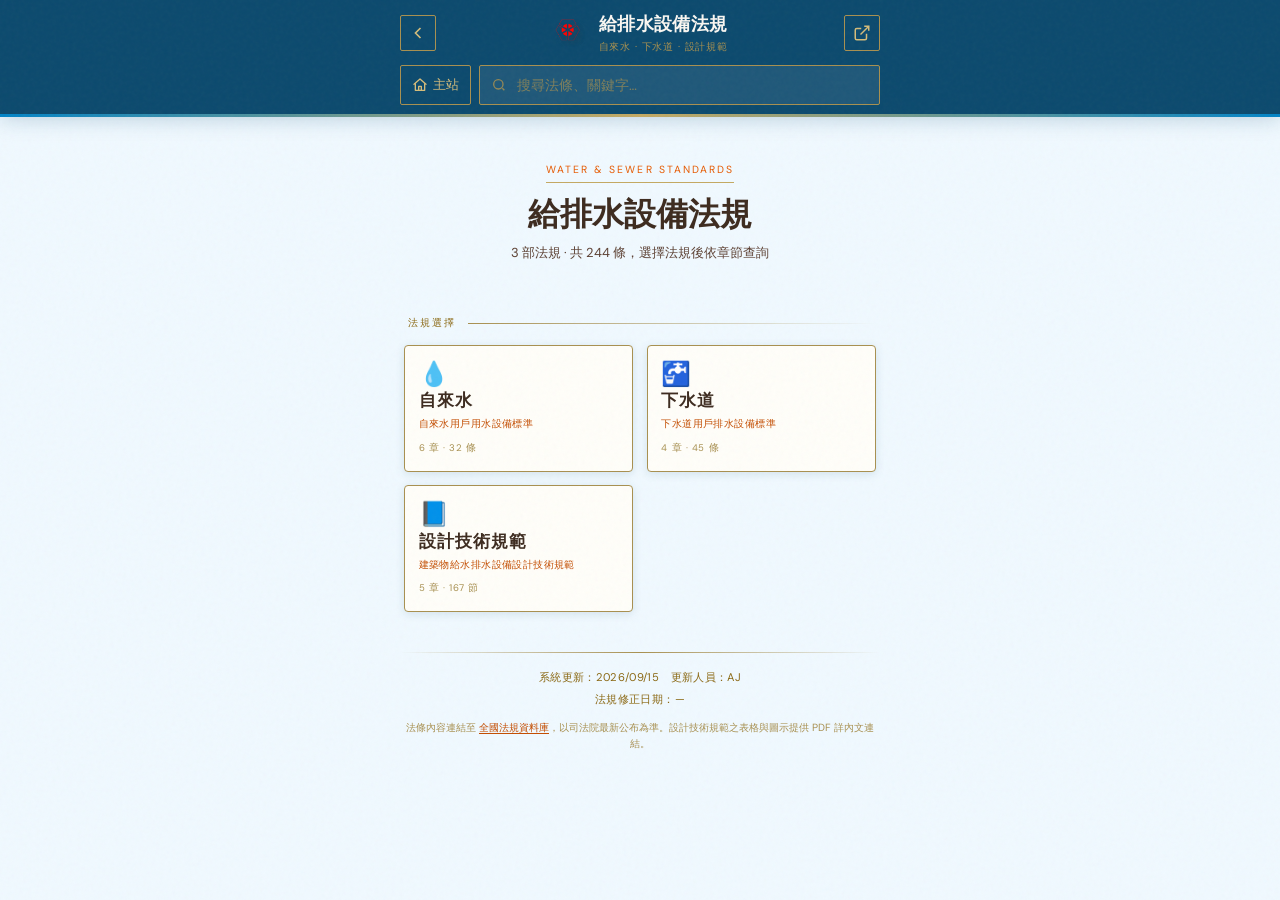
<file: index.html>
<!DOCTYPE html>
<html lang="zh-Hant">
<head>
  <meta charset="UTF-8">
  <meta name="viewport" content="width=device-width, initial-scale=1, viewport-fit=cover">
  <meta name="theme-color" content="#0C4A6E">
  <meta name="apple-mobile-web-app-capable" content="yes">
  <meta name="apple-mobile-web-app-status-bar-style" content="black-translucent">
  <meta name="apple-mobile-web-app-title" content="給排水設備法規">
  <link rel="apple-touch-icon" href="assets/logo.png">
  <meta name="description" content="自來水用戶用水設備標準、下水道用戶排水設備標準、建築物給水排水設備設計技術規範 — 手機網頁版，表格與圖示提供 PDF 詳內文連結">
  <title>給排水設備法規</title>
  <link rel="preconnect" href="https://fonts.googleapis.com">
  <link rel="preconnect" href="https://fonts.gstatic.com" crossorigin>
  <link href="https://fonts.googleapis.com/css2?family=Cormorant+Garamond:ital,wght@0,500;0,600;0,700;1,500&family=DM+Sans:opsz,wght@9..40,400;9..40,500;9..40,600&display=swap" rel="stylesheet">
  <link rel="stylesheet" href="css/style.css">
</head>
<body>
  <div class="grain" aria-hidden="true"></div>

  <header class="site-header">
    <div class="header-inner">
      <button type="button" class="back-btn" id="backBtn" hidden aria-label="返回">
        <svg width="20" height="20" viewBox="0 0 24 24" fill="none" stroke="currentColor" stroke-width="2"><path d="M15 18l-6-6 6-6"/></svg>
      </button>
      <div class="brand">
        <img src="assets/logo.png" alt="" class="brand-logo" width="36" height="36">
        <div class="brand-text">
          <h1 class="brand-title" id="pageTitle">給排水設備法規</h1>
          <p class="brand-sub" id="pageSub">自來水 · 下水道 · 設計規範</p>
        </div>
      </div>
      <a class="moj-link" id="headerMojLink" href="https://law.moj.gov.tw/" target="_blank" rel="noopener" aria-label="全國法規資料庫">
        <svg width="18" height="18" viewBox="0 0 24 24" fill="none" stroke="currentColor" stroke-width="2"><path d="M18 13v6a2 2 0 01-2 2H5a2 2 0 01-2-2V8a2 2 0 012-2h6"/><polyline points="15 3 21 3 21 9"/><line x1="10" y1="14" x2="21" y2="3"/></svg>
      </a>
    </div>
    <div class="header-search">
      <a class="home-link" href="https://jalin70.github.io/law-world-web/" aria-label="回法規園區主站" title="回法規園區主站">
        <svg width="16" height="16" viewBox="0 0 24 24" fill="none" stroke="currentColor" stroke-width="2" stroke-linecap="round" stroke-linejoin="round" aria-hidden="true"><path d="M3 11l9-8 9 8"/><path d="M5 10v10h14V10"/><path d="M10 20v-6h4v6"/></svg>
        <span>主站</span>
      </a>
      <label class="search-wrap" for="siteSearch">
        <svg class="search-icon" width="16" height="16" viewBox="0 0 24 24" fill="none" stroke="currentColor" stroke-width="2" aria-hidden="true"><circle cx="11" cy="11" r="7"/><path d="M20 20l-3-3"/></svg>
        <input type="search" id="siteSearch" class="search-input" placeholder="搜尋法條、關鍵字…" autocomplete="off" enterkeyhint="search" aria-controls="searchPanel" aria-expanded="false">
      </label>
    </div>
    <div class="header-rule"></div>
  </header>

  <div class="search-panel" id="searchPanel" hidden>
    <ul class="search-results" id="searchResults" role="listbox" aria-label="搜尋結果"></ul>
    <p class="search-empty" id="searchEmpty" hidden>找不到符合的結果</p>
  </div>

  <main class="main" id="app"></main>

  <footer class="site-footer">
    <div class="footer-rule"></div>
    <p class="footer-meta">系統更新：<span id="sysDate"></span>　更新人員：<span id="sysAuthor"></span></p>
    <p class="footer-meta">法規修正日期：<span id="lawDate">—</span></p>
    <p class="footer-note" id="footerNote">法條內容連結至 <a href="https://law.moj.gov.tw/" target="_blank" rel="noopener">全國法規資料庫</a>，以司法院最新公布為準。設計技術規範之表格與圖示提供 PDF 詳內文連結。</p>
  </footer>

  <div class="toast" id="toast" role="status" aria-live="polite"></div>

  <script src="js/plumbing-spec.js"></script>
  <script src="js/data.js"></script>
  <script src="js/search.js"></script>
  <script src="js/app.js"></script>
</body>
</html>
</file>
<file: css/style.css>
/* HERMES-inspired retro palette */
:root {
  /* Typography colors (shared across all law apps) */
  --text-primary: #3D2B1F;
  --text-secondary: #5C4033;
  --text-muted: #8B6914;
  --text-label: #A89050;
  --text-accent: #E65A00;
  --text-accent-dark: #C44D00;
  --text-on-dark: #FAF7F2;
  --text-on-dark-label: #A89050;
  --text-on-dark-light: #D4BC7A;
  /* Site UI theme — water blue */
  --ui-header: #0C4A6E;
  --hermes-orange: #0284C7;
  --hermes-orange-light: #38BDF8;
  --hermes-orange-dark: #0369A1;
  --accent-rgb: 2, 132, 199;
  --cream: #F0F9FF;
  --cream-dark: #E0F2FE;
  --gold: #C4A962;
  --gold-light: #D4BC7A;
  --gold-muted: #A89050;
  --white: #FFFEF9;
  --shadow: rgba(12, 74, 110, 0.12);
  --shadow-deep: rgba(12, 74, 110, 0.22);
  --safe-bottom: env(safe-area-inset-bottom, 0px);
  --safe-top: env(safe-area-inset-top, 0px);
  --header-h: 6.8rem;
  --radius: 2px;
  --radius-lg: 4px;
  --font-display: 'Cormorant Garamond', 'Georgia', serif;
  --font-body: 'DM Sans', 'Segoe UI', sans-serif;
}

*, *::before, *::after { box-sizing: border-box; }

html {
  font-size: 16px;
  -webkit-text-size-adjust: 100%;
  scroll-behavior: smooth;
}

body {
  margin: 0;
  min-height: 100dvh;
  font-family: var(--font-body);
  font-size: 0.9375rem;
  line-height: 1.55;
  color: var(--text-primary);
  background: var(--cream);
  padding-top: calc(var(--header-h) + var(--safe-top));
  padding-bottom: calc(1rem + var(--safe-bottom));
}

.grain {
  pointer-events: none;
  position: fixed;
  inset: 0;
  z-index: 9999;
  opacity: 0.035;
  background-image: url("data:image/svg+xml,%3Csvg viewBox='0 0 256 256' xmlns='http://www.w3.org/2000/svg'%3E%3Cfilter id='n'%3E%3CfeTurbulence type='fractalNoise' baseFrequency='0.85' numOctaves='4' stitchTiles='stitch'/%3E%3C/filter%3E%3Crect width='100%25' height='100%25' filter='url(%23n)'/%3E%3C/svg%3E");
}

/* ── Header ── */
.site-header {
  position: fixed;
  top: 0;
  left: 0;
  right: 0;
  z-index: 100;
  background: var(--ui-header);
  padding-top: var(--safe-top);
  box-shadow: 0 2px 20px var(--shadow-deep);
}

.header-inner {
  display: grid;
  grid-template-columns: 2.25rem 1fr 2.25rem;
  align-items: center;
  gap: 0.75rem;
  padding: 0.65rem 1rem;
  max-width: 32rem;
  margin: 0 auto;
}

.back-btn {
  grid-column: 1;
  grid-row: 1;
  justify-self: start;
  z-index: 2;
  display: flex;
  align-items: center;
  justify-content: center;
  width: 2.25rem;
  height: 2.25rem;
  border: 1px solid var(--gold-muted);
  background: transparent;
  color: var(--text-on-dark-light);
  border-radius: var(--radius);
  cursor: pointer;
  transition: background 0.2s, color 0.2s;
}

.back-btn:active { background: rgba(196, 169, 98, 0.15); }

.brand {
  grid-column: 1 / -1;
  grid-row: 1;
  justify-self: center;
  display: flex;
  align-items: center;
  justify-content: center;
  gap: 0.65rem;
  min-width: 0;
  max-width: calc(100% - 5.75rem);
  pointer-events: none;
  z-index: 1;
}

.brand-logo {
  flex-shrink: 0;
  width: 2.25rem;
  height: 2.25rem;
  display: block;
  object-fit: contain;
  object-position: center;
  border: none;
  background: transparent;
}

.brand-text {
  min-width: 0;
  text-align: center;
}

.brand-title {
  margin: 0;
  font-family: var(--font-display);
  font-size: 1.15rem;
  font-weight: 600;
  color: var(--text-on-dark);
  letter-spacing: 0.02em;
  white-space: nowrap;
  overflow: hidden;
  text-overflow: ellipsis;
}

.brand-sub {
  margin: 0;
  font-size: 0.65rem;
  color: var(--text-label);
  letter-spacing: 0.08em;
  text-transform: uppercase;
  white-space: nowrap;
  overflow: hidden;
  text-overflow: ellipsis;
}

.moj-link {
  grid-column: 3;
  grid-row: 1;
  justify-self: end;
  z-index: 2;
  display: flex;
  align-items: center;
  justify-content: center;
  width: 2.25rem;
  height: 2.25rem;
  color: var(--text-on-dark-light);
  border: 1px solid var(--gold-muted);
  border-radius: var(--radius);
  text-decoration: none;
  transition: background 0.2s;
}

.moj-link:active { background: rgba(196, 169, 98, 0.15); }

.header-rule {
  height: 3px;
  background: linear-gradient(90deg, var(--hermes-orange) 0%, var(--gold) 50%, var(--hermes-orange) 100%);
}

.header-search {
  display: flex;
  align-items: stretch;
  gap: 0.5rem;
  padding: 0 1rem 0.55rem;
  max-width: 32rem;
  margin: 0 auto;
}

.header-search .search-wrap { flex: 1; min-width: 0; }

.home-link {
  flex-shrink: 0;
  display: flex;
  align-items: center;
  gap: 0.3rem;
  padding: 0 0.7rem;
  color: var(--text-on-dark-light);
  border: 1px solid var(--gold-muted);
  border-radius: var(--radius);
  font-size: 0.8125rem;
  text-decoration: none;
  white-space: nowrap;
  transition: background 0.2s;
}

.home-link:active { background: rgba(196, 169, 98, 0.15); }

.search-wrap {
  display: flex;
  align-items: center;
  gap: 0.5rem;
  padding: 0.45rem 0.65rem;
  background: rgba(255, 255, 255, 0.08);
  border: 1px solid var(--gold-muted);
  border-radius: var(--radius);
}

.search-icon {
  flex-shrink: 0;
  color: var(--text-on-dark-label);
  opacity: 0.85;
}

.search-input {
  flex: 1;
  min-width: 0;
  border: none;
  background: transparent;
  color: var(--text-on-dark);
  font: inherit;
  font-size: 0.875rem;
  outline: none;
}

.search-input::placeholder {
  color: var(--text-on-dark-label);
  opacity: 0.7;
}

.search-panel {
  position: fixed;
  top: calc(var(--header-h) + var(--safe-top));
  left: 50%;
  transform: translateX(-50%);
  width: min(32rem, 100%);
  max-height: min(24rem, 50dvh);
  overflow-y: auto;
  background: var(--white);
  border: 1px solid var(--gold-muted);
  border-top: none;
  box-shadow: 0 8px 24px var(--shadow-deep);
  z-index: 99;
  padding: 0.35rem 0;
}

.search-results {
  list-style: none;
  margin: 0;
  padding: 0;
}

.search-result {
  display: block;
  width: 100%;
  text-align: left;
  padding: 0.65rem 1rem;
  border: none;
  background: transparent;
  cursor: pointer;
  font-family: inherit;
}

.search-result:active {
  background: var(--cream-dark);
}

.search-result-title {
  display: block;
  font-weight: 600;
  color: var(--text-primary);
  font-size: 0.875rem;
}

.search-result-meta {
  display: block;
  font-size: 0.75rem;
  color: var(--text-muted);
  margin-top: 0.15rem;
}

.search-result-detail {
  display: -webkit-box;
  font-size: 0.8125rem;
  color: var(--text-secondary);
  margin-top: 0.2rem;
  line-height: 1.4;
  overflow: hidden;
  text-overflow: ellipsis;
  -webkit-line-clamp: 2;
  -webkit-box-orient: vertical;
}

.search-empty {
  margin: 0;
  padding: 1rem;
  text-align: center;
  color: var(--text-muted);
  font-size: 0.875rem;
}

/* ── Main ── */
.main {
  max-width: 32rem;
  margin: 0 auto;
  padding: 1.25rem 1rem 2rem;
}

/* Hero */
.hero {
  text-align: center;
  padding: 1.5rem 0.5rem 2rem;
}

.hero-eyebrow {
  display: inline-block;
  font-size: 0.65rem;
  letter-spacing: 0.2em;
  text-transform: uppercase;
  color: var(--text-accent);
  border-bottom: 1px solid var(--gold);
  padding-bottom: 0.25rem;
  margin-bottom: 0.75rem;
}

.hero-title {
  font-family: var(--font-display);
  font-size: 1.75rem;
  font-weight: 600;
  color: var(--text-primary);
  margin: 0 0 0.5rem;
  line-height: 1.25;
}

.hero-desc {
  font-size: 0.8125rem;
  color: var(--text-secondary);
  margin: 0 0 1.25rem;
  max-width: 18rem;
  margin-left: auto;
  margin-right: auto;
}

.hero-cta {
  display: inline-flex;
  align-items: center;
  gap: 0.4rem;
  padding: 0.55rem 1.1rem;
  font-size: 0.75rem;
  font-weight: 500;
  letter-spacing: 0.05em;
  text-transform: uppercase;
  color: var(--text-primary);
  background: var(--white);
  border: 1.5px solid var(--gold);
  border-radius: var(--radius);
  text-decoration: none;
  box-shadow: 0 2px 8px var(--shadow);
  transition: transform 0.15s, box-shadow 0.15s;
}

.hero-cta:active {
  transform: scale(0.98);
  box-shadow: 0 1px 4px var(--shadow);
}

/* Category grid */
.section-label {
  font-size: 0.65rem;
  letter-spacing: 0.18em;
  text-transform: uppercase;
  color: var(--text-muted);
  margin: 0 0 0.85rem 0.25rem;
  display: flex;
  align-items: center;
  gap: 0.75rem;
}

.section-label::after {
  content: '';
  flex: 1;
  height: 1px;
  background: linear-gradient(90deg, var(--gold-muted), transparent);
}

.chapter-block {
  margin-bottom: 1.5rem;
}

.chapter-heading {
  font-family: var(--font-display);
  font-size: 1.125rem;
  font-weight: 600;
  color: var(--text-secondary);
  margin: 0 0 0.65rem;
  padding-bottom: 0.35rem;
  border-bottom: 1px solid var(--gold-muted);
  letter-spacing: 0.04em;
}

.cat-grid--chapters {
  grid-template-columns: 1fr;
}

.cat-card--chapter .cat-title {
  font-size: 1.05rem;
  letter-spacing: 0.06em;
}

.cat-grid {
  display: grid;
  grid-template-columns: repeat(2, minmax(0, 1fr));
  gap: 0.75rem;
  list-style: none;
  padding: 0;
  margin: 0;
}

.cat-grid > li {
  min-width: 0;
  display: flex;
}

.cat-card {
  display: flex;
  flex-direction: column;
  align-items: flex-start;
  gap: 0.35rem;
  width: 100%;
  min-width: 0;
  min-height: 5.5rem;
  padding: 1rem 0.85rem;
  background: var(--white);
  border: 1.5px solid var(--gold-muted);
  border-radius: var(--radius-lg);
  cursor: pointer;
  text-align: left;
  font-family: inherit;
  color: inherit;
  box-shadow: 0 2px 10px var(--shadow);
  transition: transform 0.15s, box-shadow 0.15s, border-color 0.15s;
  position: relative;
  overflow: hidden;
}

.cat-card::before {
  content: '';
  position: absolute;
  top: 0;
  left: 0;
  right: 0;
  height: 3px;
  background: var(--hermes-orange);
  transform: scaleX(0);
  transform-origin: left;
  transition: transform 0.25s;
}

.cat-card:active {
  transform: scale(0.97);
  box-shadow: 0 1px 5px var(--shadow);
}

.cat-card:active::before { transform: scaleX(1); }

.cat-icon {
  font-size: 1.5rem;
  line-height: 1;
}

.cat-title {
  font-family: var(--font-display);
  font-size: 1.05rem;
  font-weight: 600;
  color: var(--text-primary);
  margin: 0;
  line-height: 1.2;
}

.cat-sub {
  font-size: 0.65rem;
  color: var(--text-accent-dark);
  letter-spacing: 0.04em;
  margin: 0;
}

.cat-count {
  font-size: 0.6rem;
  color: var(--text-label);
  letter-spacing: 0.06em;
  margin-top: auto;
  padding-top: 0.25rem;
}

/* Category page */
.cat-header {
  padding: 0.5rem 0 1.25rem;
  border-bottom: 1px solid var(--gold-muted);
  margin-bottom: 1.25rem;
}

.cat-header-icon {
  font-size: 2rem;
  margin-bottom: 0.5rem;
}

.cat-header-title {
  font-family: var(--font-display);
  font-size: 1.65rem;
  font-weight: 600;
  margin: 0 0 0.25rem;
  color: var(--text-primary);
}

.cat-header-sub {
  font-size: 0.75rem;
  color: var(--text-accent);
  letter-spacing: 0.06em;
  margin: 0 0 0.5rem;
}

.cat-header-desc {
  font-size: 0.8125rem;
  color: var(--text-secondary);
  margin: 0;
}

.notes-box {
  background: var(--cream-dark);
  border-left: 3px solid var(--gold);
  padding: 0.75rem 1rem;
  margin-bottom: 1.25rem;
  font-size: 0.8125rem;
  color: var(--text-secondary);
}

.notes-box p { margin: 0; }
.notes-box p + p { margin-top: 0.35rem; }

/* Article buttons */
.art-list {
  list-style: none;
  padding: 0;
  margin: 0;
  display: flex;
  flex-direction: column;
  gap: 0.55rem;
}

.art-btn {
  display: flex;
  align-items: flex-start;
  gap: 0.75rem;
  width: 100%;
  padding: 0.85rem 1rem;
  background: var(--white);
  border: 1.5px solid var(--gold-muted);
  border-radius: var(--radius-lg);
  cursor: pointer;
  text-align: left;
  font-family: inherit;
  color: inherit;
  box-shadow: 0 1px 6px var(--shadow);
  transition: border-color 0.15s, transform 0.15s, box-shadow 0.15s;
  text-decoration: none;
}

.art-btn:active {
  transform: scale(0.985);
  border-color: var(--gold);
  box-shadow: 0 2px 10px var(--shadow);
}

.art-num {
  flex-shrink: 0;
  width: 2.6rem;
  min-width: 2.6rem;
  max-width: 2.6rem;
  padding: 0.35rem 0.25rem;
  font-family: var(--font-display);
  font-size: 0.85rem;
  font-weight: 700;
  color: var(--text-accent);
  background: rgba(var(--accent-rgb), 0.07);
  border: 1px solid var(--gold-muted);
  border-radius: var(--radius);
  text-align: center;
  line-height: 1.2;
  word-break: keep-all;
}

.art-btn--table .art-num,
.art-btn--figure .art-num {
  width: auto;
  min-width: 2.75rem;
  max-width: 4.75rem;
  font-size: 0.72rem;
  padding: 0.32rem 0.4rem;
}

.art-label {
  flex: 1;
  min-width: 0;
  font-family: var(--font-body);
  font-size: 0.9rem;
  font-weight: 500;
  color: var(--text-primary);
  line-height: 1.35;
  word-break: break-word;
  overflow-wrap: break-word;
}

.art-note {
  display: block;
  font-size: 0.7rem;
  color: var(--text-muted);
  font-weight: 400;
  margin-top: 0.15rem;
}

.art-arrow {
  flex-shrink: 0;
  color: var(--text-label);
  opacity: 0.7;
  margin-top: 0.12rem;
}

button.art-btn {
  width: 100%;
  font: inherit;
  text-align: left;
  cursor: pointer;
}

.art-detail {
  padding: 0.25rem 0 1.5rem;
}

.art-detail-head {
  margin-bottom: 1.25rem;
}

.art-detail-breadcrumb {
  font-size: 0.72rem;
  color: var(--text-muted);
  margin: 0 0 0.35rem;
  letter-spacing: 0.04em;
}

.art-detail-title {
  font-family: var(--font-display);
  font-size: 1.65rem;
  font-weight: 600;
  color: var(--ink);
  margin: 0;
  line-height: 1.2;
}

.art-detail-body {
  font-family: var(--font-body);
  font-size: 0.92rem;
  line-height: 1.75;
  color: var(--ink-soft);
  white-space: normal;
  word-break: break-word;
}

.art-detail-body p {
  margin: 0 0 1rem;
}

.art-detail-body p:last-child {
  margin-bottom: 0;
}

.spec-media-link {
  display: flex;
  flex-wrap: wrap;
  align-items: center;
  gap: 0.45rem 0.65rem;
  margin: 1rem 0;
  padding: 0.85rem 1rem;
  border: 1px solid var(--gold-muted);
  border-radius: 0.65rem;
  background: rgba(255, 252, 247, 0.72);
  box-shadow: 0 4px 16px rgba(61, 43, 31, 0.05);
  text-decoration: none;
  color: inherit;
  transition: border-color 0.15s, box-shadow 0.15s;
}

.spec-media-link:active {
  border-color: var(--gold);
  box-shadow: 0 6px 20px rgba(var(--accent-rgb), 0.1);
}

.spec-media-caption {
  flex: 1;
  min-width: 0;
  font-family: var(--font-body);
  font-size: 0.82rem;
  color: var(--text-primary);
  line-height: 1.45;
}

.spec-media-action {
  display: inline-flex;
  align-items: center;
  gap: 0.3rem;
  margin-left: auto;
  font-family: var(--font-body);
  font-size: 0.75rem;
  font-weight: 500;
  color: var(--text-accent-dark);
  white-space: nowrap;
}

.spec-media-link--table .spec-media-tag {
  background: rgba(61, 43, 31, 0.1);
}

.spec-media-tag {
  display: inline-block;
  margin-right: 0.45rem;
  padding: 0.12rem 0.45rem;
  border-radius: 999px;
  font-size: 0.62rem;
  letter-spacing: 0.08em;
  text-transform: uppercase;
  color: var(--ink);
  background: rgba(184, 134, 11, 0.14);
}

.art-note--link {
  color: var(--text-accent-dark);
}

.art-detail-pdf {
  margin-top: 1.5rem;
}

/* Footer */
.site-footer {
  max-width: 32rem;
  margin: 0 auto;
  padding: 0 1rem 1.5rem;
  text-align: center;
}

.footer-rule {
  height: 1px;
  background: linear-gradient(90deg, transparent, var(--gold-muted), transparent);
  margin-bottom: 1rem;
}

.footer-meta {
  font-size: 0.7rem;
  color: var(--text-muted);
  margin: 0 0 0.25rem;
  letter-spacing: 0.03em;
}

.footer-note {
  font-size: 0.65rem;
  color: var(--text-label);
  margin: 0.75rem 0 0;
  line-height: 1.5;
}

.footer-note a {
  color: var(--text-accent-dark);
  text-decoration: underline;
  text-underline-offset: 2px;
}

/* Toast */
.toast {
  position: fixed;
  bottom: calc(1.5rem + var(--safe-bottom));
  left: 50%;
  transform: translateX(-50%) translateY(120%);
  background: var(--ui-header);
  color: var(--text-on-dark);
  padding: 0.65rem 1.25rem;
  border-radius: var(--radius-lg);
  font-size: 0.8125rem;
  border: 1px solid var(--gold-muted);
  box-shadow: 0 4px 20px var(--shadow-deep);
  z-index: 200;
  opacity: 0;
  transition: transform 0.3s, opacity 0.3s;
  pointer-events: none;
  white-space: nowrap;
  max-width: calc(100% - 2rem);
  overflow: hidden;
  text-overflow: ellipsis;
}

.toast.show {
  transform: translateX(-50%) translateY(0);
  opacity: 1;
}

/* Animations */
@keyframes fadeUp {
  from { opacity: 0; transform: translateY(12px); }
  to { opacity: 1; transform: translateY(0); }
}

.fade-up {
  animation: fadeUp 0.35s ease both;
}

.fade-up:nth-child(2) { animation-delay: 0.04s; }
.fade-up:nth-child(3) { animation-delay: 0.08s; }
.fade-up:nth-child(4) { animation-delay: 0.12s; }

/* ── Calculators ── */
.calc-panel {
  background: var(--white);
  border: 1.5px solid var(--gold-muted);
  border-radius: var(--radius-lg);
  padding: 1.1rem 1rem 1.25rem;
  margin-bottom: 1.25rem;
  box-shadow: 0 2px 12px var(--shadow);
}

.calc-panel-head {
  margin-bottom: 1rem;
  padding-bottom: 0.75rem;
  border-bottom: 1px solid var(--cream-dark);
}

.calc-panel-badge {
  display: inline-block;
  font-size: 0.6rem;
  letter-spacing: 0.14em;
  text-transform: uppercase;
  color: var(--text-accent);
  border: 1px solid var(--gold-muted);
  padding: 0.15rem 0.45rem;
  border-radius: var(--radius);
  margin-bottom: 0.45rem;
}

.calc-panel-title {
  font-family: var(--font-display);
  font-size: 1.25rem;
  font-weight: 600;
  margin: 0 0 0.25rem;
  color: var(--text-primary);
}

.calc-panel-desc {
  font-size: 0.75rem;
  color: var(--text-secondary);
  margin: 0;
  line-height: 1.45;
}

.calc-form {
  display: flex;
  flex-direction: column;
  gap: 0.75rem;
}

.calc-group-label {
  font-size: 0.65rem;
  letter-spacing: 0.1em;
  text-transform: uppercase;
  color: var(--text-label);
  margin: 0.25rem 0 0;
}

.calc-grid-2 {
  display: grid;
  grid-template-columns: repeat(3, minmax(0, 5.5rem));
  gap: 0.55rem 0.65rem;
}

.calc-grid-2--2col {
  grid-template-columns: repeat(2, minmax(0, 5.5rem));
}

.calc-field {
  display: flex;
  flex-direction: column;
  gap: 0.3rem;
  max-width: 5.5rem;
}

.calc-form > .calc-field {
  max-width: 8.5rem;
}

.calc-actions {
  margin-top: 0.25rem;
  max-width: none;
  grid-template-columns: 1fr 1fr;
  width: 100%;
}

.calc-label {
  font-size: 0.8125rem;
  font-weight: 500;
  color: var(--text-primary);
}

.calc-input-wrap {
  display: flex;
  align-items: stretch;
  border: 1.5px solid var(--gold-muted);
  border-radius: var(--radius);
  overflow: hidden;
  background: var(--cream);
  transition: border-color 0.15s;
}

.calc-input-wrap:focus-within {
  border-color: var(--gold);
}

.calc-input {
  flex: 1;
  min-width: 0;
  width: 100%;
  max-width: 4.5rem;
  border: none;
  background: transparent;
  padding: 0.6rem 0.75rem;
  font-family: inherit;
  font-size: 1rem;
  color: var(--text-primary);
  outline: none;
}

.calc-input::-webkit-outer-spin-button,
.calc-input::-webkit-inner-spin-button { -webkit-appearance: none; margin: 0; }
.calc-input[type=number] { -moz-appearance: textfield; }

.calc-unit {
  display: flex;
  align-items: center;
  padding: 0 0.65rem;
  font-size: 0.7rem;
  color: var(--text-muted);
  background: var(--cream-dark);
  border-left: 1px solid var(--cream-dark);
  white-space: nowrap;
}

.calc-hint {
  font-size: 0.65rem;
  color: var(--text-label);
  line-height: 1.35;
}

.calc-ref-list {
  margin: 0.25rem 0 0;
  padding: 0.75rem 0.75rem 0.75rem 1.25rem;
  background: var(--cream-dark);
  border-left: 3px solid var(--gold);
  font-size: 0.75rem;
  color: var(--text-secondary);
  line-height: 1.55;
}

.calc-ref-list li + li { margin-top: 0.25rem; }

.calc-actions .calc-submit {
  max-width: none;
}

.calc-submit {
  width: 100%;
  padding: 0.75rem 1rem;
  font-family: inherit;
  font-size: 0.875rem;
  font-weight: 600;
  letter-spacing: 0.04em;
  color: var(--text-on-dark);
  background: var(--hermes-orange);
  border: 1.5px solid var(--gold-muted);
  border-radius: var(--radius);
  cursor: pointer;
  box-shadow: 0 2px 8px rgba(var(--accent-rgb), 0.25);
  transition: transform 0.15s, background 0.15s;
}

.calc-submit:active {
  transform: scale(0.98);
  background: var(--hermes-orange-dark);
}

.calc-submit--outline {
  color: var(--text-accent);
  background: transparent;
  box-shadow: none;
}

.calc-submit--outline:active {
  background: rgba(var(--accent-rgb), 0.08);
}

.calc-result {
  margin-top: 1rem;
  padding: 0.85rem 1rem;
  background: var(--cream-dark);
  border: 1px solid var(--gold-muted);
  border-radius: var(--radius);
}

.calc-result--pass {
  background: rgba(76, 120, 68, 0.08);
  border-color: #6B8F63;
}

.calc-result--fail {
  background: rgba(180, 60, 40, 0.08);
  border-color: #B44A32;
}

.calc-result-label {
  display: block;
  font-size: 0.6rem;
  letter-spacing: 0.12em;
  text-transform: uppercase;
  color: var(--text-label);
  margin-bottom: 0.35rem;
}

.calc-result-main {
  font-family: var(--font-display);
  font-size: 2rem;
  font-weight: 700;
  color: var(--text-accent);
  margin: 0;
  line-height: 1.1;
}

.calc-result-unit {
  font-family: var(--font-body);
  font-size: 0.875rem;
  font-weight: 500;
  color: var(--text-secondary);
}

.calc-result-sub {
  font-size: 0.8125rem;
  color: var(--text-secondary);
  margin: 0.35rem 0 0;
}

.calc-result-status {
  color: var(--text-primary);
}

.calc-result--pass .calc-result-status { color: #4A7344; }
.calc-result--fail .calc-result-status { color: #B44A32; }

.calc-breakdown {
  margin: 0.5rem 0 0;
  padding: 0;
  list-style: none;
  display: grid;
  grid-template-columns: 1fr 1fr;
  gap: 0.25rem 0.75rem;
  font-size: 0.75rem;
  color: var(--text-secondary);
}

/* Larger phones */
@media (min-width: 380px) {
  .hero-title { font-size: 2rem; }
  .cat-grid { gap: 0.85rem; }
}

@media (min-width: 480px) {
  .main { padding: 1.5rem 1.25rem 2.5rem; }
  .cat-grid { grid-template-columns: repeat(2, minmax(0, 1fr)); }
}
</file>
